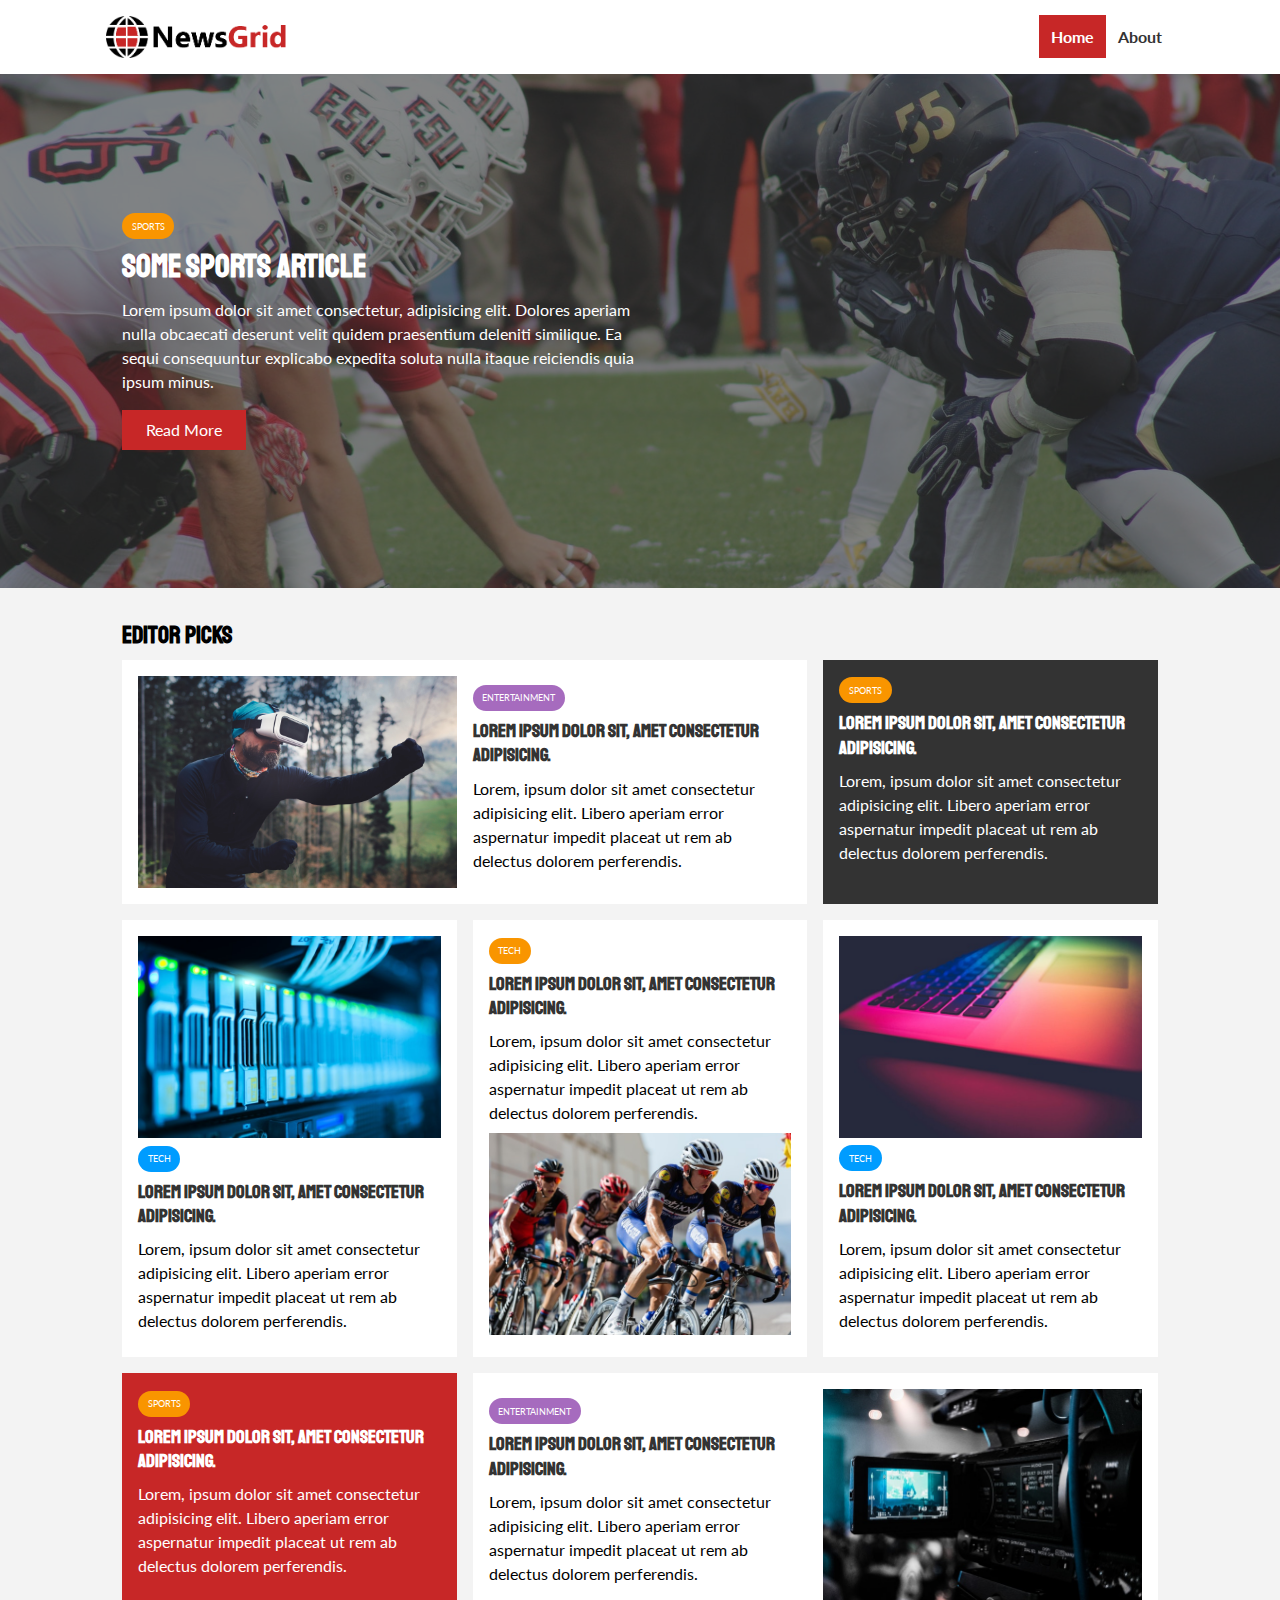
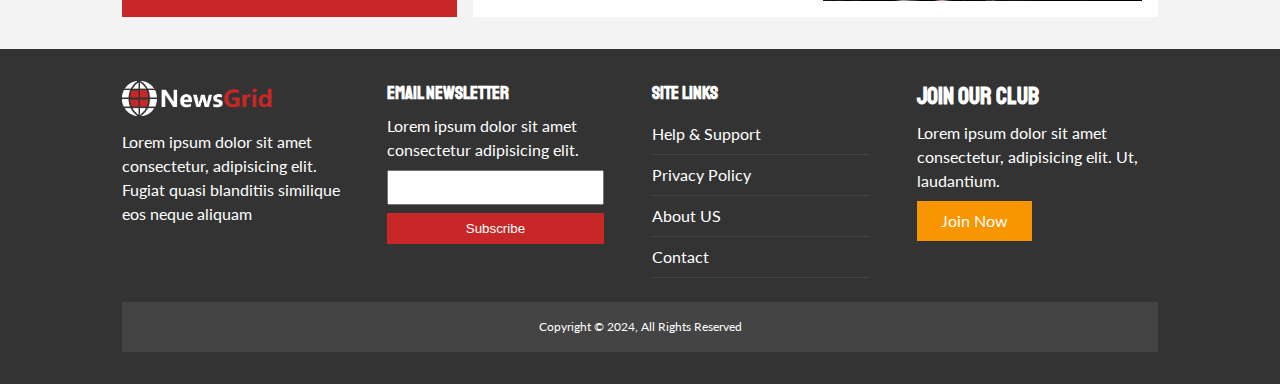
<file: index.html>
<!DOCTYPE html>
<html>

<head>
    <meta charset="utf-8">
    <meta http-equiv="X-UA-Compatible" content="IE=edge">
    <title>NewsGrid | Latest News</title>
    <meta name="description" content="">
    <link rel="shortcut icon" href="favicon.ico" type="image/x-icon">
    <meta name="viewport" content="width=device-width, initial-scale=1">
    <link rel="stylesheet" href="https://cdnjs.cloudflare.com/ajax/libs/font-awesome/6.5.1/css/all.min.css"
        integrity="sha512-DTOQO9RWCH3ppGqcWaEA1BIZOC6xxalwEsw9c2QQeAIftl+Vegovlnee1c9QX4TctnWMn13TZye+giMm8e2LwA=="
        crossorigin="anonymous" referrerpolicy="no-referrer" />
    <link rel="preconnect" href="https://fonts.googleapis.com">
    <link rel="preconnect" href="https://fonts.gstatic.com" crossorigin>
    <link
        href="https://fonts.googleapis.com/css2?family=Lato:ital,wght@0,100;0,300;0,400;0,700;0,900;1,100;1,300;1,400;1,700;1,900&family=Staatliches&display=swap"
        rel="stylesheet">
    <link rel="stylesheet" href="style/style.css">
    <link rel="stylesheet" media="screen and (max-width:768px)" href="style/mobile.css">
</head>

<body>
    <!-- NavBar -->
    <nav class="navbar">
        <div class="container">
            <img class="logo" src="Image/logo.png" alt="">
            <div class="social-icons">
                <a href="#" target="_blank" class="social-links"><i class="fab fa-facebook fa-2x"></i></a>
                <a href="#" target="_blank" class="social-links"><i class="fab fa-twitter fa-2x"></i></a>
                <a href="#" target="_blank" class="social-links"><i class="fab fa-instagram fa-2x"></i></a>
                <a href="#" target="_blank" class="social-links"><i class="fab fa-youtube fa-2x"></i></a>
            </div>
            <ul>
                <li><a href="index.html" class="home current">Home</a></li>
                <li><a href="about.html" class="about">About</a></li>
            </ul>
        </div>
    </nav>

    <!-- Showcase -->
    <header class="hero showcase">
        <div class="container">
            <div class="hero-container">
                <div class="hero-content">
                    <div class="category category-sports">Sports</div>
                    <h1>Some Sports Article</h1>
                    <p>Lorem ipsum dolor sit amet consectetur, adipisicing elit. Dolores aperiam nulla obcaecati
                        deserunt velit quidem praesentium deleniti similique. Ea sequi consequuntur explicabo expedita
                        soluta nulla itaque reiciendis quia ipsum minus.</p>
                    <a href="article.html" class="btn btn-primary">Read More</a>
                </div>
            </div>
        </div>
    </header>
    <!-- Articles -->
    <section class="articles py-2">
        <div class="container">
            <h2>Editor Picks</h2>
            <div class="articles-container">
                <article class="card">
                    <img src="Image/articles/ent1.jpg" alt="">
                    <div>
                        <div class="category category-ent">Entertainment</div>
                        <h3>
                            <a href="article.html">Lorem ipsum dolor sit, amet consectetur adipisicing.</a>
                        </h3>
                        <p>Lorem, ipsum dolor sit amet consectetur adipisicing elit. Libero aperiam error aspernatur
                            impedit
                            placeat ut rem ab delectus dolorem perferendis.</p>
                    </div>
                </article>
                <article class="card bg-dark">
                    <div class="category category-sports">Sports</div>
                    <h3><a href="article.html">Lorem ipsum dolor sit, amet consectetur adipisicing.</a></h3>
                    <p>Lorem, ipsum dolor sit amet consectetur adipisicing elit. Libero aperiam error aspernatur
                        impedit placeat ut rem ab delectus dolorem perferendis.</p>
                </article>
                <article class="card">
                    <img src="Image/articles/tech1.jpg" alt="">
                    <div class="category category-tech">Tech</div>
                    <h3><a href="article.html">Lorem ipsum dolor sit, amet consectetur adipisicing.</a></h3>
                    <p>Lorem, ipsum dolor sit amet consectetur adipisicing elit. Libero aperiam error aspernatur
                        impedit placeat ut rem ab delectus dolorem perferendis.</p>
                </article>
                <article class="card">
                    <div class="category category-sports">Tech</div>
                    <h3><a href="article.html">Lorem ipsum dolor sit, amet consectetur adipisicing.</a></h3>
                    <p>Lorem, ipsum dolor sit amet consectetur adipisicing elit. Libero aperiam error aspernatur
                        impedit placeat ut rem ab delectus dolorem perferendis.</p>
                    <img src="Image/articles/sports1.jpg" alt="">
                </article>
                <article class="card">
                    <img src="Image/articles/tech2.jpg" alt="">
                    <div class="category category-tech">Tech</div>
                    <h3><a href="article.html">Lorem ipsum dolor sit, amet consectetur adipisicing.</a></h3>
                    <p>Lorem, ipsum dolor sit amet consectetur adipisicing elit. Libero aperiam error aspernatur
                        impedit placeat ut rem ab delectus dolorem perferendis.</p>
                </article>
                <article class="card bg-primary">
                    <div class="category category-sports">Sports</div>
                    <h3><a href="article.html">Lorem ipsum dolor sit, amet consectetur adipisicing.</a></h3>
                    <p>Lorem, ipsum dolor sit amet consectetur adipisicing elit. Libero aperiam error aspernatur
                        impedit placeat ut rem ab delectus dolorem perferendis.</p>
                </article>
                <article class="card">
                    <div>
                        <div class="category category-ent">Entertainment</div>
                        <h3>
                            <a href="article.html">Lorem ipsum dolor sit, amet consectetur adipisicing.</a>
                        </h3>
                        <p>Lorem, ipsum dolor sit amet consectetur adipisicing elit. Libero aperiam error aspernatur
                            impedit
                            placeat ut rem ab delectus dolorem perferendis.</p>
                    </div>
                    <img src="Image/articles/ent2.jpg" alt="">
                </article>
            </div>
        </div>
    </section>
    <!-- Footer -->
    <footer class="footer py-2">
        <div class="container footer-container">
            <div>
                <a href=""><img src="Image/logo_light.png" alt=""></a>
                <p>Lorem ipsum dolor sit amet consectetur, adipisicing elit. Fugiat quasi blanditiis similique eos neque
                    aliquam</p>
            </div>
            <div>
                <h3>Email Newsletter</h3>
                <p>Lorem ipsum dolor sit amet consectetur adipisicing elit.</p>
                <form action="">
                    <input type="email" name="email" id="">
                    <input type="submit" value="Subscribe" class="btn btn-primary">
                </form>
            </div>
            <div>
                <h3>Site Links</h3>
                <ul class="lists">
                    <li><a href="#">Help & Support</a></li>
                    <li><a href="#">Privacy Policy</a></li>
                    <li><a href="#">About US</a></li>
                    <li><a href="#">Contact</a></li>
                </ul>
            </div>
            <div>
                <h2>Join Our Club</h2>
                <p>Lorem ipsum dolor sit amet consectetur, adipisicing elit. Ut, laudantium.</p>
                <a href="#" class="btn btn-secondary">Join Now</a>
            </div>
            <div>
                <p>Copyright &copy; 2024, All Rights Reserved</p>
            </div>
        </div>
    </footer>

</body>

</html>
</file>
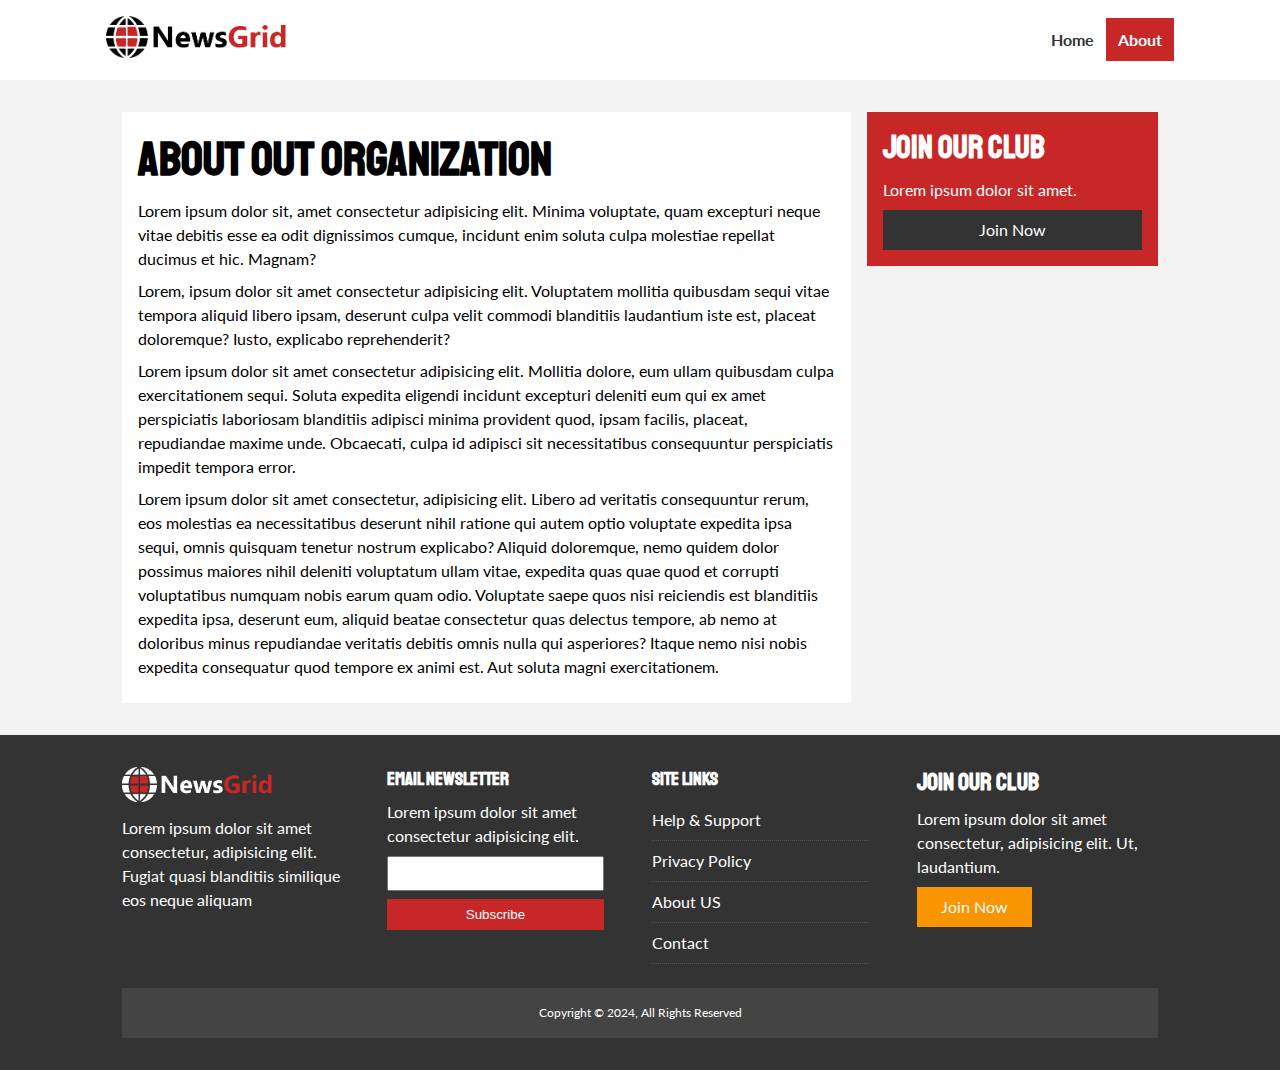
<file: about.html>
<!DOCTYPE html>
<html>

<head>
    <meta charset="utf-8">
    <meta http-equiv="X-UA-Compatible" content="IE=edge">
    <title>About | NewsGrid</title>
    <meta name="description" content="">
    <link rel="shortcut icon" href="favicon.ico" type="image/x-icon">
    <meta name="viewport" content="width=device-width, initial-scale=1">
    <link rel="stylesheet" href="https://cdnjs.cloudflare.com/ajax/libs/font-awesome/6.5.1/css/all.min.css"
        integrity="sha512-DTOQO9RWCH3ppGqcWaEA1BIZOC6xxalwEsw9c2QQeAIftl+Vegovlnee1c9QX4TctnWMn13TZye+giMm8e2LwA=="
        crossorigin="anonymous" referrerpolicy="no-referrer" />
    <link rel="preconnect" href="https://fonts.googleapis.com">
    <link rel="preconnect" href="https://fonts.gstatic.com" crossorigin>
    <link
        href="https://fonts.googleapis.com/css2?family=Lato:ital,wght@0,100;0,300;0,400;0,700;0,900;1,100;1,300;1,400;1,700;1,900&family=Staatliches&display=swap"
        rel="stylesheet">
    <link rel="stylesheet" href="style/style.css">
    <link rel="stylesheet" media="screen and (max-width:768px)" href="style/mobile.css">
</head>

<body>
    <!-- NavBar -->
    <nav class="navbar">
        <div class="container">
            <a href="index.html"><img class="logo" src="Image/logo.png" alt=""></a>
            <div class="social-icons">
                <a href="#" target="_blank" class="social-links"><i class="fab fa-facebook fa-2x"></i></a>
                <a href="#" target="_blank" class="social-links"><i class="fab fa-twitter fa-2x"></i></a>
                <a href="#" target="_blank" class="social-links"><i class="fab fa-instagram fa-2x"></i></a>
                <a href="#" target="_blank" class="social-links"><i class="fab fa-youtube fa-2x"></i></a>
            </div>
            <ul>
                <li><a href="index.html" class="home">Home</a></li>
                <li><a href="about.html" class="about current">About</a></li>
            </ul>
        </div>
    </nav>
    <!-- About Content -->
    <div class="about">
        <div class="container">
            <div class="about-container">
                <article class="card">
                    <h1 class="l-heading">About Out Organization</h1>
                    <p>Lorem ipsum dolor sit, amet consectetur adipisicing elit. Minima voluptate, quam excepturi neque
                        vitae debitis esse ea odit dignissimos cumque, incidunt enim soluta culpa molestiae repellat
                        ducimus
                        et hic. Magnam?</p>
                    <p>Lorem, ipsum dolor sit amet consectetur adipisicing elit. Voluptatem mollitia quibusdam sequi
                        vitae
                        tempora aliquid libero ipsam, deserunt culpa velit commodi blanditiis laudantium iste est,
                        placeat
                        doloremque? Iusto, explicabo reprehenderit?</p>
                    <p>Lorem ipsum dolor sit amet consectetur adipisicing elit. Mollitia dolore, eum ullam quibusdam
                        culpa
                        exercitationem sequi. Soluta expedita eligendi incidunt excepturi deleniti eum qui ex amet
                        perspiciatis laboriosam blanditiis adipisci minima provident quod, ipsam facilis, placeat,
                        repudiandae maxime unde. Obcaecati, culpa id adipisci sit necessitatibus consequuntur
                        perspiciatis
                        impedit tempora error.</p>
                    <p>Lorem ipsum dolor sit amet consectetur, adipisicing elit. Libero ad veritatis consequuntur rerum,
                        eos molestias ea necessitatibus deserunt nihil ratione qui autem optio voluptate expedita ipsa
                        sequi, omnis quisquam tenetur nostrum explicabo? Aliquid doloremque, nemo quidem dolor possimus
                        maiores nihil deleniti voluptatum ullam vitae, expedita quas quae quod et corrupti voluptatibus
                        numquam nobis earum quam odio. Voluptate saepe quos nisi reiciendis est blanditiis expedita
                        ipsa, deserunt eum, aliquid beatae consectetur quas delectus tempore, ab nemo at doloribus minus
                        repudiandae veritatis debitis omnis nulla qui asperiores? Itaque nemo nisi nobis expedita
                        consequatur quod tempore ex animi est. Aut soluta magni exercitationem.</p>
                </article>
                <aside class="card bg-primary">

                    <h1>Join Our Club</h1>
                    <p>Lorem ipsum dolor sit amet.</p>
                    <a href="#" class="btn btn-dark btn-block">Join Now</a>

                </aside>
            </div>
        </div>
    </div>



    <!-- Footer -->
    <footer class="footer py-2">
        <div class="container footer-container">
            <div>
                <a href=""><img src="Image/logo_light.png" alt=""></a>
                <p>Lorem ipsum dolor sit amet consectetur, adipisicing elit. Fugiat quasi blanditiis similique eos neque
                    aliquam</p>
            </div>
            <div>
                <h3>Email Newsletter</h3>
                <p>Lorem ipsum dolor sit amet consectetur adipisicing elit.</p>
                <form action="">
                    <input type="email" name="email" id="">
                    <input type="submit" value="Subscribe" class="btn btn-primary">
                </form>
            </div>
            <div>
                <h3>Site Links</h3>
                <ul class="lists">
                    <li><a href="#">Help & Support</a></li>
                    <li><a href="#">Privacy Policy</a></li>
                    <li><a href="#">About US</a></li>
                    <li><a href="#">Contact</a></li>
                </ul>
            </div>
            <div>
                <h2>Join Our Club</h2>
                <p>Lorem ipsum dolor sit amet consectetur, adipisicing elit. Ut, laudantium.</p>
                <a href="#" class="btn btn-secondary">Join Now</a>
            </div>
            <div>
                <p>Copyright &copy; 2024, All Rights Reserved</p>
            </div>
        </div>
    </footer>

</body>

</html>
</file>
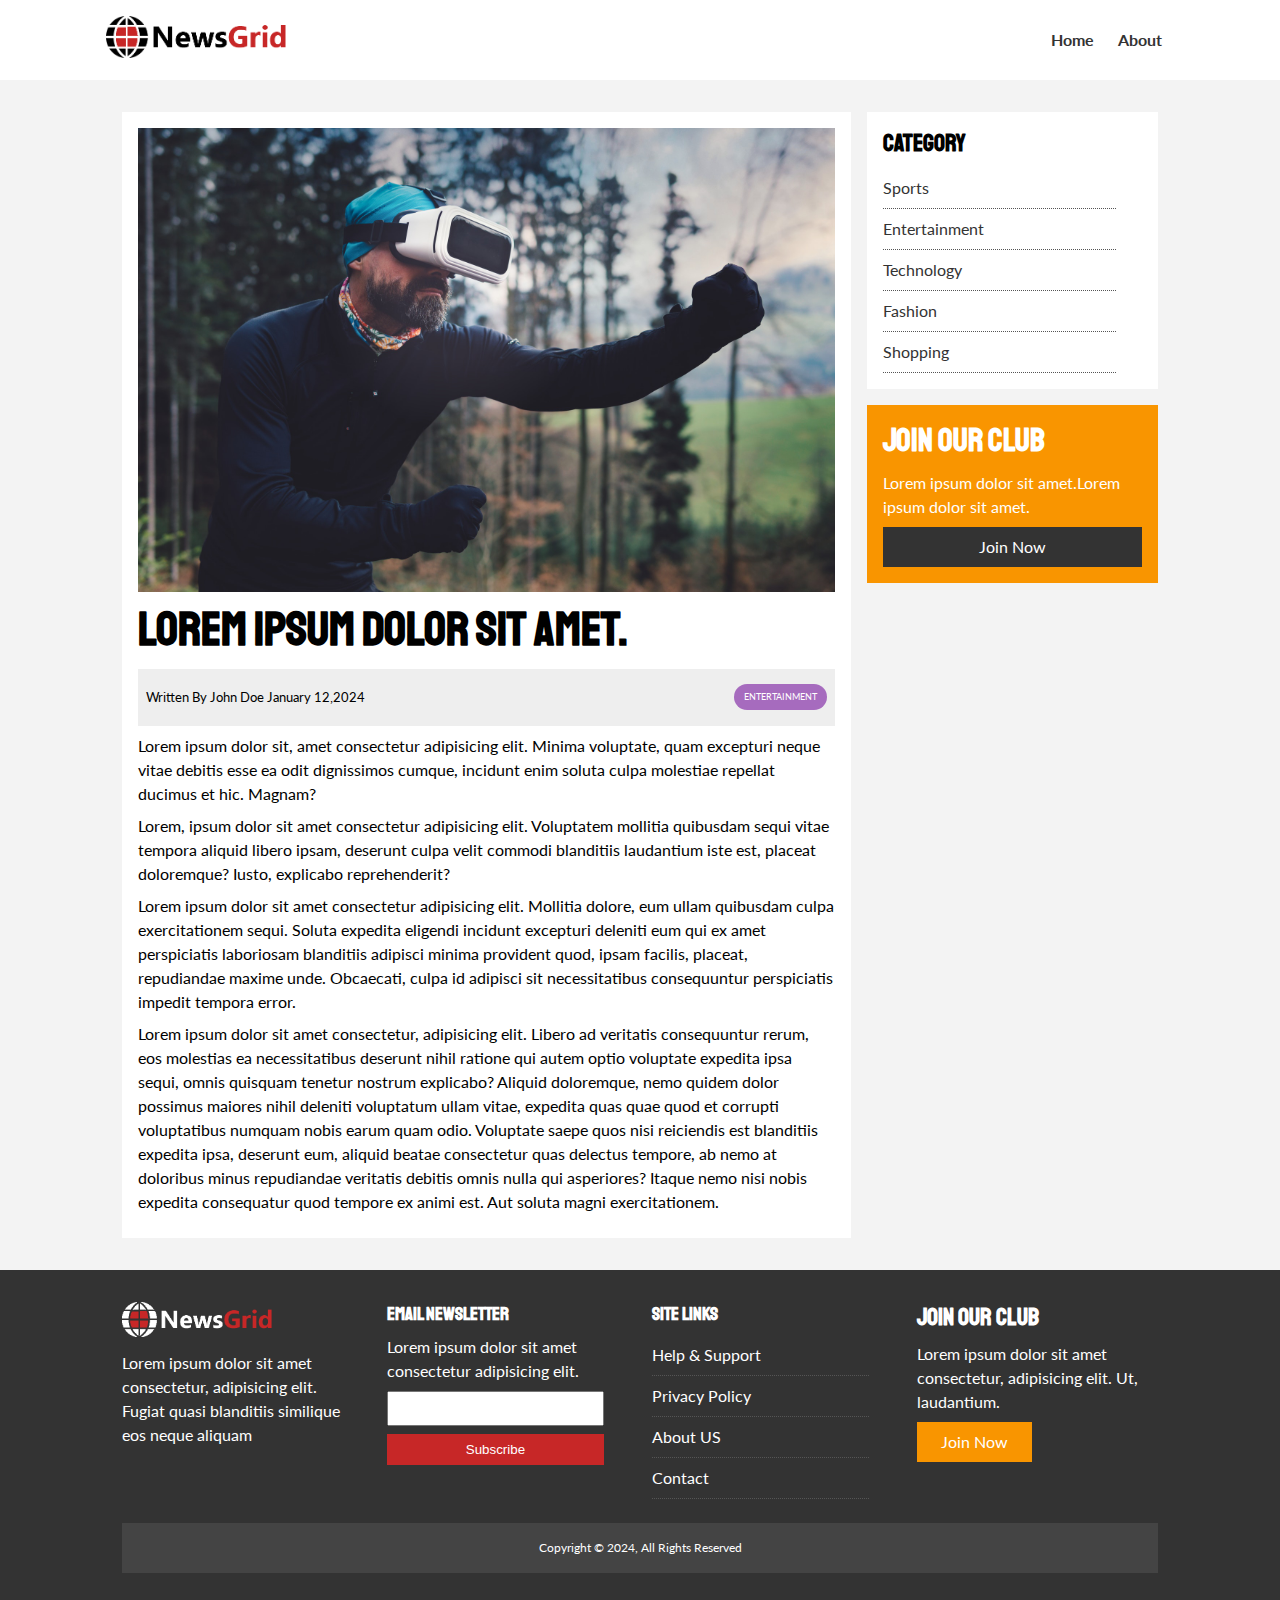
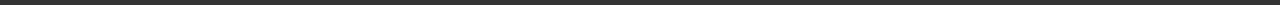
<file: article.html>
<!DOCTYPE html>
<html>

<head>
    <meta charset="utf-8">
    <meta http-equiv="X-UA-Compatible" content="IE=edge">
    <title>Articles | NewsGrid</title>
    <meta name="description" content="">
    <link rel="shortcut icon" href="favicon.ico" type="image/x-icon">
    <meta name="viewport" content="width=device-width, initial-scale=1">
    <link rel="stylesheet" href="https://cdnjs.cloudflare.com/ajax/libs/font-awesome/6.5.1/css/all.min.css"
        integrity="sha512-DTOQO9RWCH3ppGqcWaEA1BIZOC6xxalwEsw9c2QQeAIftl+Vegovlnee1c9QX4TctnWMn13TZye+giMm8e2LwA=="
        crossorigin="anonymous" referrerpolicy="no-referrer" />
    <link rel="preconnect" href="https://fonts.googleapis.com">
    <link rel="preconnect" href="https://fonts.gstatic.com" crossorigin>
    <link
        href="https://fonts.googleapis.com/css2?family=Lato:ital,wght@0,100;0,300;0,400;0,700;0,900;1,100;1,300;1,400;1,700;1,900&family=Staatliches&display=swap"
        rel="stylesheet">
    <link rel="stylesheet" href="style/style.css">
    <link rel="stylesheet" media="screen and (max-width:768px)" href="style/mobile.css">
</head>

<body>
    <!-- NavBar -->
    <nav class="navbar">
        <div class="container">
            <a href="index.html"><img class="logo" src="Image/logo.png" alt=""></a>
            <div class="social-icons">
                <a href="#" target="_blank" class="social-links"><i class="fab fa-facebook fa-2x"></i></a>
                <a href="#" target="_blank" class="social-links"><i class="fab fa-twitter fa-2x"></i></a>
                <a href="#" target="_blank" class="social-links"><i class="fab fa-instagram fa-2x"></i></a>
                <a href="#" target="_blank" class="social-links"><i class="fab fa-youtube fa-2x"></i></a>
            </div>
            <ul>
                <li><a href="index.html" class="home">Home</a></li>
                <li><a href="about.html" class="about">About</a></li>
            </ul>
        </div>
    </nav>
    <!-- Article Content -->
    <div class="article">
        <div class="container">
            <div class="about-container">
                <article class="card">
                    <img src="Image/articles/ent1.jpg" alt="">
                    <h1 class="l-heading">Lorem ipsum dolor sit amet.</h1>
                    <div class="meta">
                        <small><i class="fas fa-user"></i>Written By John Doe January 12,2024</small>
                        <div class="category category-ent">Entertainment</div>

                    </div>
                    <p>Lorem ipsum dolor sit, amet consectetur adipisicing elit. Minima voluptate, quam excepturi neque
                        vitae debitis esse ea odit dignissimos cumque, incidunt enim soluta culpa molestiae repellat
                        ducimus
                        et hic. Magnam?</p>
                    <p>Lorem, ipsum dolor sit amet consectetur adipisicing elit. Voluptatem mollitia quibusdam sequi
                        vitae
                        tempora aliquid libero ipsam, deserunt culpa velit commodi blanditiis laudantium iste est,
                        placeat
                        doloremque? Iusto, explicabo reprehenderit?</p>
                    <p>Lorem ipsum dolor sit amet consectetur adipisicing elit. Mollitia dolore, eum ullam quibusdam
                        culpa
                        exercitationem sequi. Soluta expedita eligendi incidunt excepturi deleniti eum qui ex amet
                        perspiciatis laboriosam blanditiis adipisci minima provident quod, ipsam facilis, placeat,
                        repudiandae maxime unde. Obcaecati, culpa id adipisci sit necessitatibus consequuntur
                        perspiciatis
                        impedit tempora error.</p>
                    <p>Lorem ipsum dolor sit amet consectetur, adipisicing elit. Libero ad veritatis consequuntur rerum,
                        eos molestias ea necessitatibus deserunt nihil ratione qui autem optio voluptate expedita ipsa
                        sequi, omnis quisquam tenetur nostrum explicabo? Aliquid doloremque, nemo quidem dolor possimus
                        maiores nihil deleniti voluptatum ullam vitae, expedita quas quae quod et corrupti voluptatibus
                        numquam nobis earum quam odio. Voluptate saepe quos nisi reiciendis est blanditiis expedita
                        ipsa, deserunt eum, aliquid beatae consectetur quas delectus tempore, ab nemo at doloribus minus
                        repudiandae veritatis debitis omnis nulla qui asperiores? Itaque nemo nisi nobis expedita
                        consequatur quod tempore ex animi est. Aut soluta magni exercitationem.</p>
                </article>
                <aside class="categories card">
                    <h2>Category</h2>
                    <ul class="lists">
                        <li><a href="#"><i class="fas fa-chevron-right"></i> Sports</a></li>
                        <li><a href="#"><i class="fas fa-chevron-right"></i> Entertainment</a></li>
                        <li><a href="#"><i class="fas fa-chevron-right"></i> Technology</a></li>
                        <li><a href="#"><i class="fas fa-chevron-right"></i> Fashion</a></li>
                        <li><a href="#"><i class="fas fa-chevron-right"></i> Shopping</a></li>
                    </ul>
                </aside>
                <aside class="card bg-secondary">

                    <h1>Join Our Club</h1>
                    <p>Lorem ipsum dolor sit amet.Lorem ipsum dolor sit amet.</p>
                    <a href="#" class="btn btn-dark btn-block">Join Now</a>

                </aside>
            </div>
        </div>
    </div>



    <!-- Footer -->
    <footer class="footer py-2">
        <div class="container footer-container">
            <div>
                <a href=""><img src="Image/logo_light.png" alt=""></a>
                <p>Lorem ipsum dolor sit amet consectetur, adipisicing elit. Fugiat quasi blanditiis similique eos neque
                    aliquam</p>
            </div>
            <div>
                <h3>Email Newsletter</h3>
                <p>Lorem ipsum dolor sit amet consectetur adipisicing elit.</p>
                <form action="">
                    <input type="email" name="email" id="">
                    <input type="submit" value="Subscribe" class="btn btn-primary">
                </form>
            </div>
            <div>
                <h3>Site Links</h3>
                <ul class="lists">
                    <li><a href="#">Help & Support</a></li>
                    <li><a href="#">Privacy Policy</a></li>
                    <li><a href="#">About US</a></li>
                    <li><a href="#">Contact</a></li>
                </ul>
            </div>
            <div>
                <h2>Join Our Club</h2>
                <p>Lorem ipsum dolor sit amet consectetur, adipisicing elit. Ut, laudantium.</p>
                <a href="#" class="btn btn-secondary">Join Now</a>
            </div>
            <div>
                <p>Copyright &copy; 2024, All Rights Reserved</p>
            </div>
        </div>
    </footer>

</body>

</html>
</file>
<file: style/style.css>
:root {
    --primary-color: #c72727;
    --secondary-color: #f99500;
    --light-color: #f3f3f3;
    --dark-color: #333;
    --max-width: 1100px;

}

.category {
    --sports-color: #f99500;
    --ent-color: #a66bbe;
    --tech-color: #009cff;
}

* {
    margin: 0;
    padding: 0;
    box-sizing: border-box;
}

body {
    font-family: 'Lato', sans-serif;
    line-height: 1.5;
    background-color: var(--light-color);
}

a {
    text-decoration: none;
    color: #333;
}

ul {
    list-style: none;
}

img {
    width: 100%;
}
p{
    margin: 0.5rem 0;
}

h1,
h2,
h3,
h4,
h5,
h6 {
    font-family: 'staatliches', cursive;
    margin-bottom: 0.55rem;
    line-height: 1.3;
}

/* Utility */
.container {
    max-width: var(--max-width);
    margin: auto;
    padding: 0 2rem;
    overflow: hidden;
}

.category {
    color: #fff;
    font-size: 0.55rem;
    text-transform: uppercase;
    padding: 0.4rem 0.6rem;
    border-radius: 15px;
    margin-bottom: 0.5rem;
    display: inline-block;
}

.category-sports {
    background: var(--sports-color);
}

.category-ent {
    background: var(--ent-color);
}

.category-tech {
    background: var(--tech-color);
}

.btn {
    display: inline-block;
    border: none;
    background-color: var(--primary-color);
    padding: 0.5rem 1.5rem;
    color: #fff;
}

.btn-light {
    background-color: var(--light-color);
}

.btn-primary {
    background-color: var(--primary-color);
}

.btn-secondary {
    background-color: var(--secondary-color);
}

.btn:hover {
    opacity: 0.9;
}

.btn-block {
    display: inline-block;
    border: none;
    background: var(--dark-color);
    color: #fff;
    padding: 0.5rem 1.5rem;
    width: 100%;
    text-align: center;
}
.card {
    background: #fff;
    padding: 1rem;
}

.bg-dark{background: var(--dark-color);color: #fff;}
.bg-primary{background: var(--primary-color);color: #fff;}
.bg-secondary{background: var(--secondary-color);color: #fff;}

.bg-dark h1,
.bg-dark h2,
.bg-dark h3,
.bg-dark a,
.bg-primary h1,
.bg-primary h2,
.bg-primary h3,
.bg-primary a,
.bg-secondary h1,
.bg-secondary h2,
.bg-secondary h3,
.bg-secondary a{
    color: #fff;
}

/* Padding classes */
.py-1{padding: 1.5rem 0;}
.py-2{padding: 2rem 0;}
.py-3{padding: 3rem 0;}
.p-1{padding: 1.5rem;}
.p-2{padding: 2rem;}
.p-3{padding: 3rem;}


.lists li{
    padding: 0.5rem 0;
    border-bottom: #555 dotted 1px;
    width: 90%;

}
.lists li a:hover{
    color: var(--primary-color) !important; 
}
.l-heading{
    font-size: 3rem;
}

/* Navigation */
.navbar {
    background: #fff;
    position: sticky;
    top: 0;
    z-index: 3;
}

.navbar .container {
    display: grid;
    grid-template-columns: 6fr 3fr 2fr;
    padding: 1rem;
    align-items: center;
}

.navbar .logo {
    width: 180px;

}

.navbar .social-icons a {
    color: #777;
    justify-self: center;

    margin-right: 0.5rem;
}
.navbar .social-icons{
    text-align: center;
}

.navbar ul {
    justify-self: end;
    display: flex;
}

.navbar ul li a {
    padding: 0.75rem;
    font-weight: bold;
}

.navbar ul li a.current {
    background: var(--primary-color);
    color: #fff;
}

.navbar ul li a:hover {
    background: var(--light-color);
    color: var(--dark-color);
}

/* Hero */
.hero {
    color: #fff;
    background: #333;
    padding: 2rem;
    position: relative;

}

.hero::before {
    content: '';
    background: url(../Image/featured.jpg) no-repeat center center/cover;
    position: absolute;
    top: 0;
    left: 0;
    opacity: 0.4;
    width: 100%;
    height: 100%;
}

.hero .container {
    display: grid;
    grid-template-columns: repeat(2, 1fr);
    justify-content: center;
    align-items: center;
    height: 50vh;

}

.hero .hero-content {
    position: relative;
    z-index: 2;
}

.hero .hero-content p {
    margin-bottom: 1rem;
}

/* Article */


.articles .articles-container {
    display: grid;
    grid-template-columns: repeat(3, 1fr);
    grid-gap: 1rem;
}

.articles .articles-container>*:first-child,
.articles .articles-container>*:last-child {
    display: grid;
    grid-template-columns: repeat(2, 1fr);
    grid-gap: 1rem;
    align-items: center;
    grid-column: 1 / span 2;
}

.articles .articles-container>*:last-child {
    grid-column: 2 / span 2;
}

/* About */
.about-container{
    display: grid;
    grid-template-columns: 5fr 2fr;
    grid-gap: 1rem;
    margin: 2rem 0;

}
.about-container>*:first-child{
    grid-row: 1 / span 3; 
}

/* Article */
.article .meta{
    display: flex;
    justify-content: space-between;
    align-items: center;
    background-color: #eee;
    padding: 0.5rem;
}
.article .meta .category{
    margin-top: 0.4rem;
}


/* Footer */
.footer{
    background: var(--dark-color);
    color: #fff;
}
.footer img{
    width: 150px;
}
.footer a{
    color: #fff;
}
.footer .footer-container{
    display: grid;
    grid-template-columns: repeat(4,1fr);
    grid-gap: 1.5rem;
}
.footer .footer-container>*:last-child{
    grid-column: 1 / span 4;
    text-align: center;
    padding: 0.5rem;
    font-size: 0.75rem;
    background: #444;
}
.footer .footer-container input[type='email']{
    width: 90%;
    padding: 0.5rem;
    margin-bottom: 0.5rem;
}
.footer .footer-container input[type='submit']{
    width: 90%;
}
</file>
<file: style/mobile.css>
/* Navbar */
.navbar .social-icons {
    display: none;
}

.navbar .container {
    grid-template-columns: 1fr;
    grid-gap: 1.2rem;
    align-items: center;
}

.navbar .logo,
.navbar ul {
    justify-self: center;
}

.navbar ul li a {
    padding: 0.5rem;
}

/* Articles */
.articles .articles-container {
    grid-template-columns: repeat(2, 1fr);
    grid-gap: 1rem;
}

.articles .articles-container>*:first-child,
.articles .articles-container>*:last-child {
    grid-template-columns: 1fr;
    grid-column: 1;
}

@media(max-width:600px) {

    /* Stack Grid item */
    .hero .container,
    .articles .articles-container,
    .footer .footer-container {

        grid-template-columns: 1fr;


    }

    .footer .footer-container>*:last-child {
        grid-column: 1;
    }

    .footer .footer-container>*:first-child,
    .footer .footer-container>*:nth-child(2) {
        border-bottom: 1px dotted #444;
        padding-bottom: 1rem;
    }
    /* About */
    .about-container{
        grid-template-columns: 1fr;
        text-align: center;
    }
    .about-container>*:first-child{
        grid-row: 1;
    }
    .l-heading{
        font-size: 2rem;
    }

}
</file>
